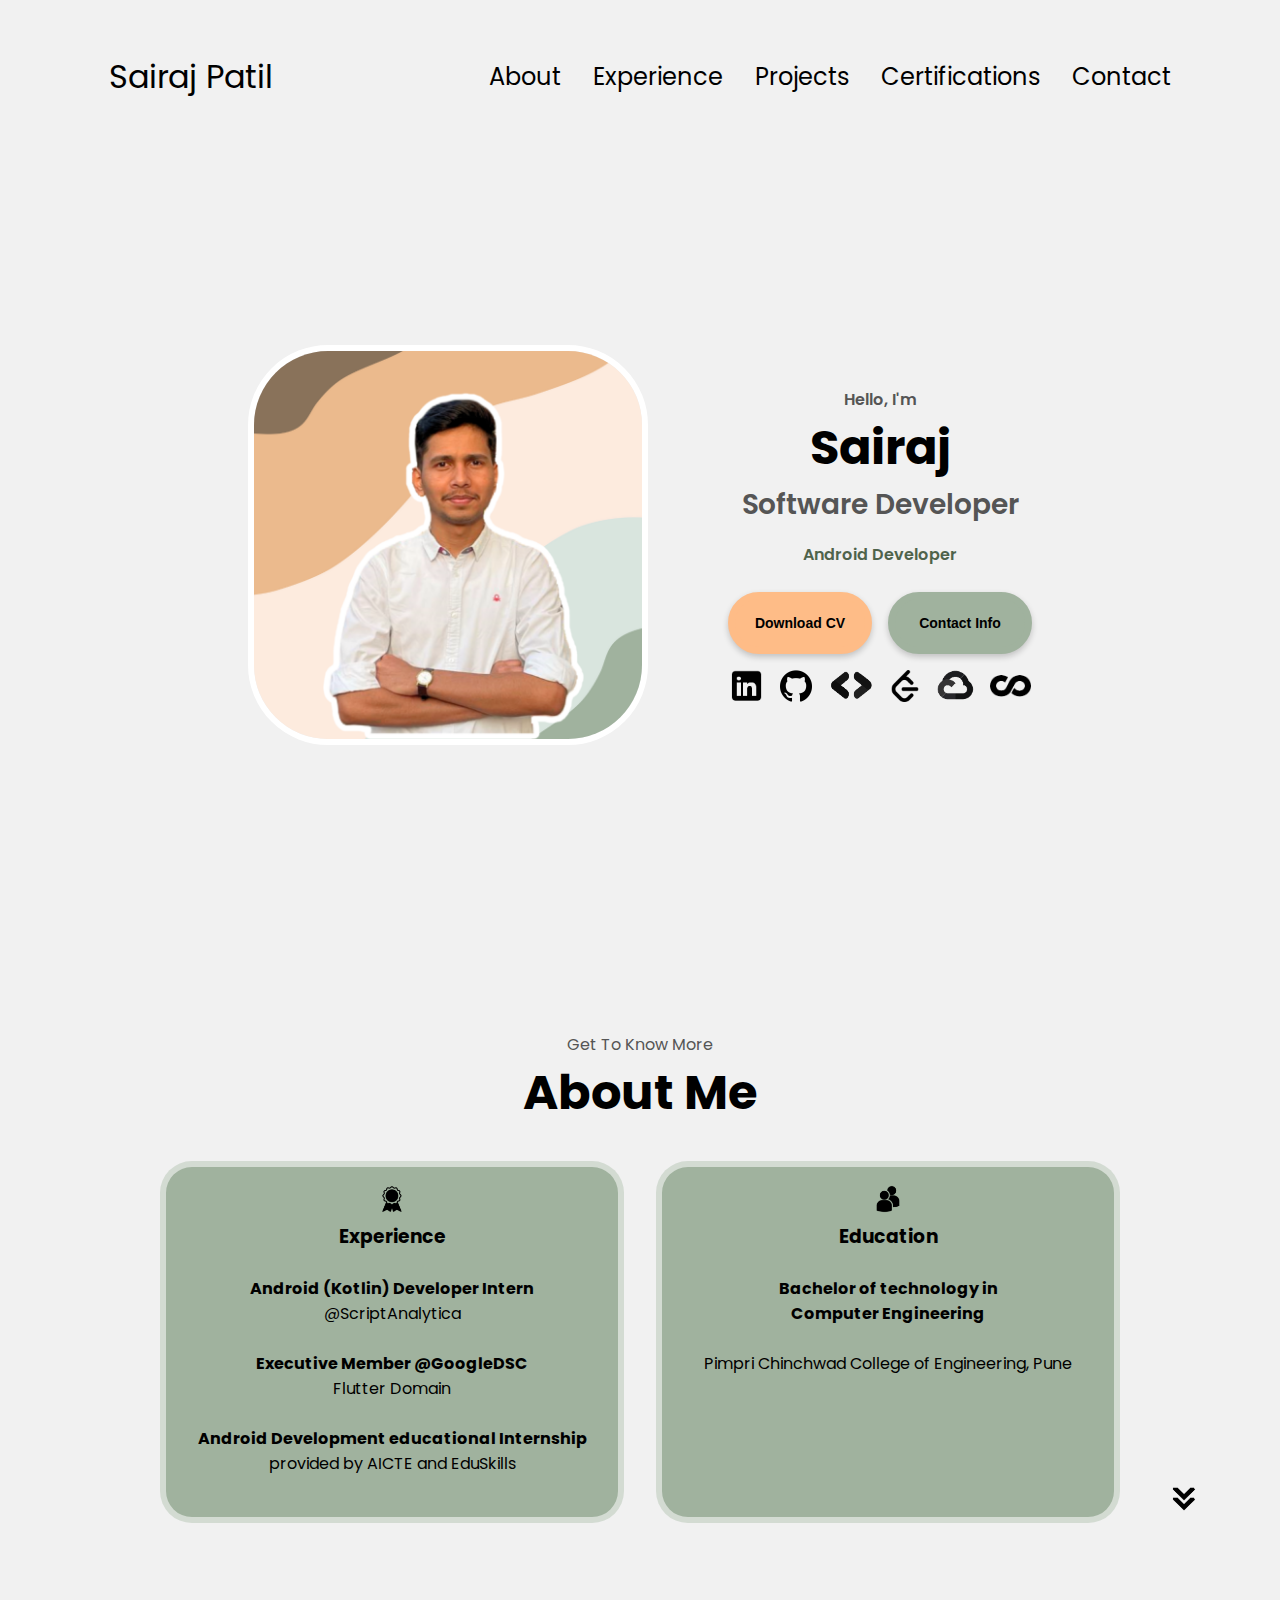
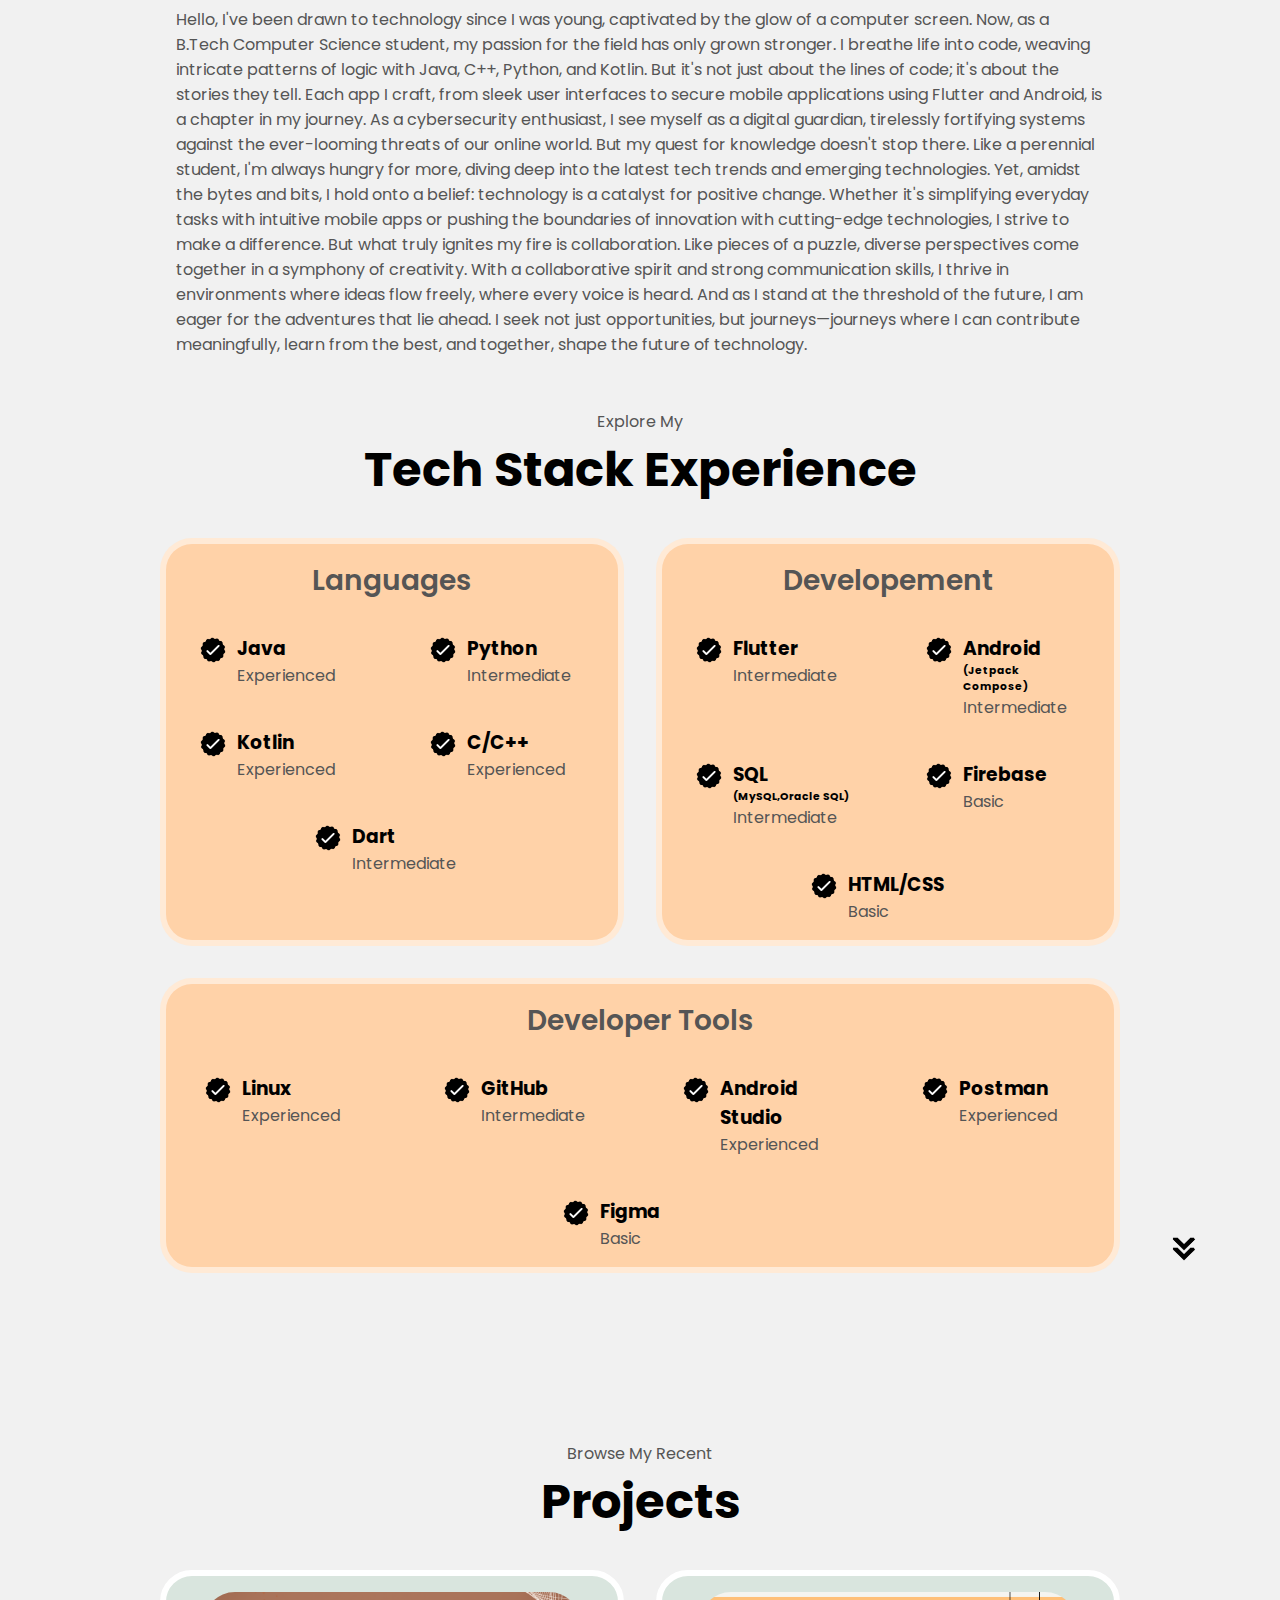
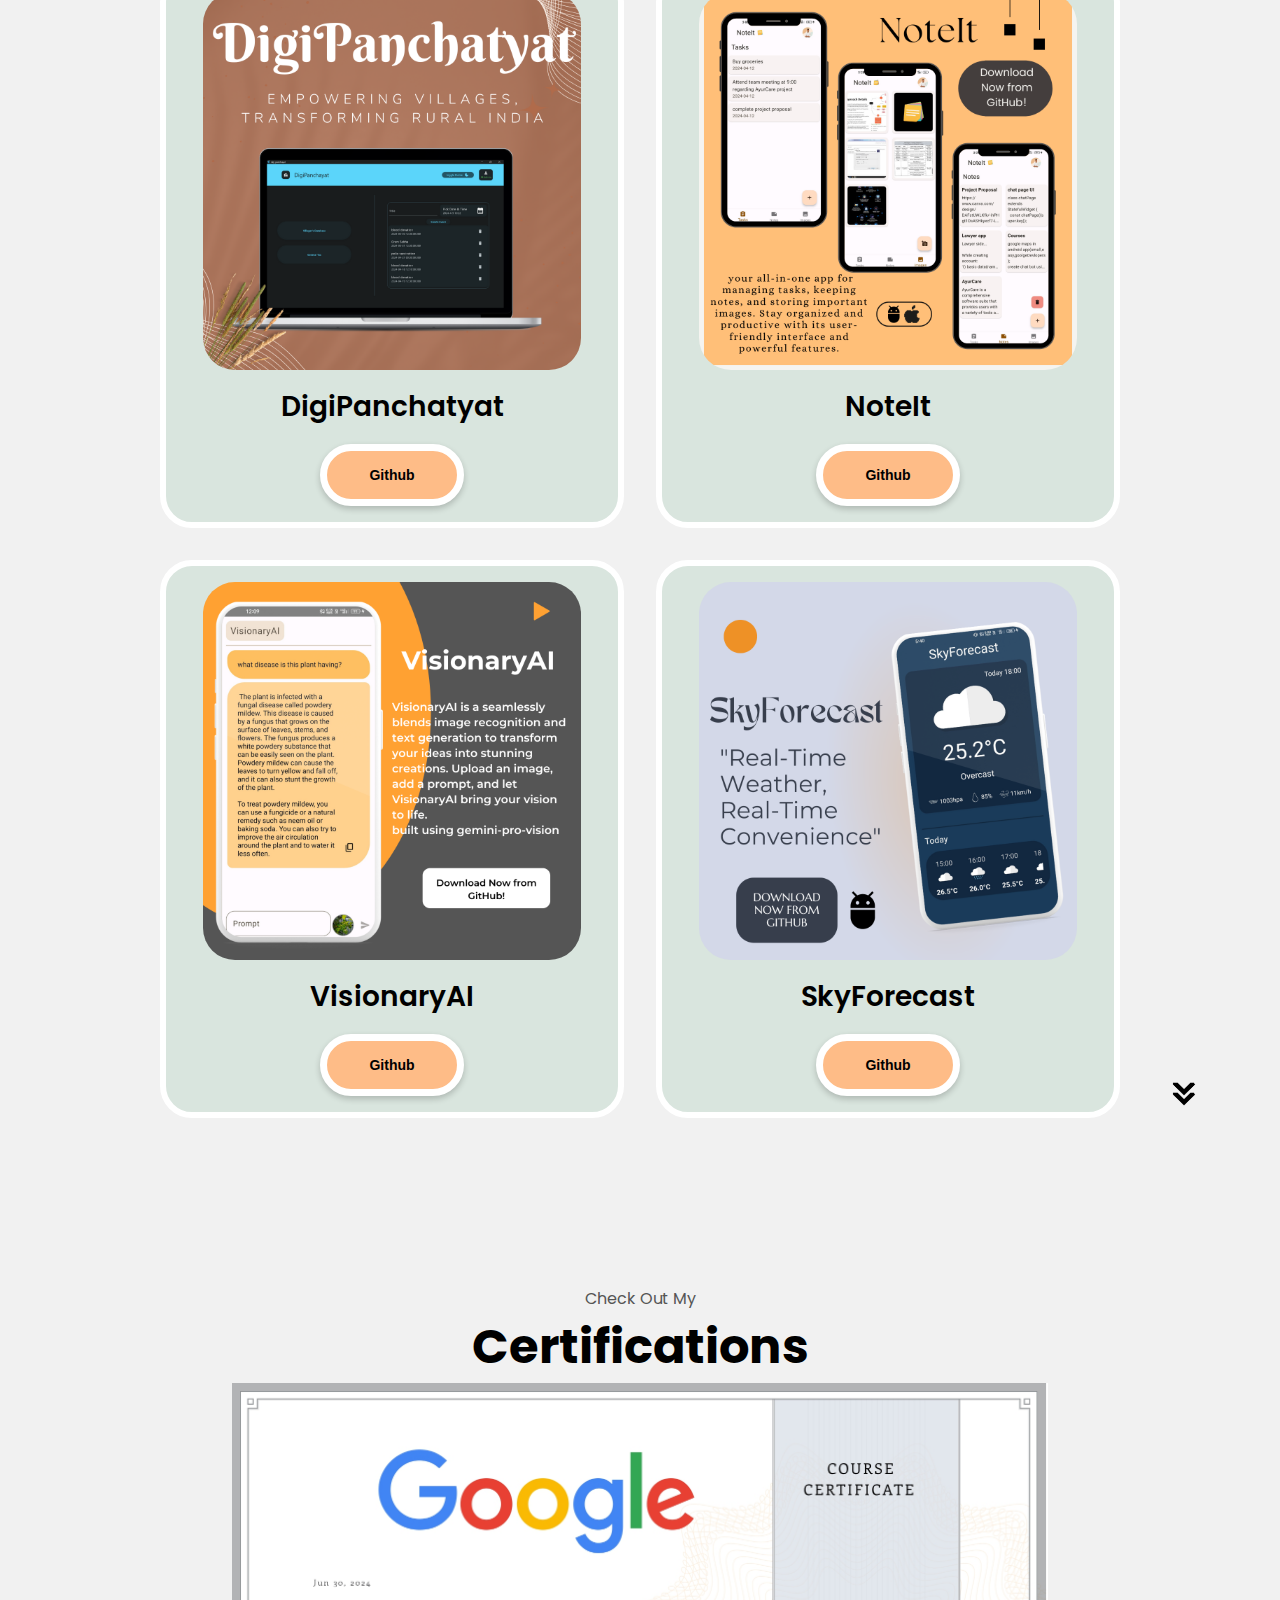
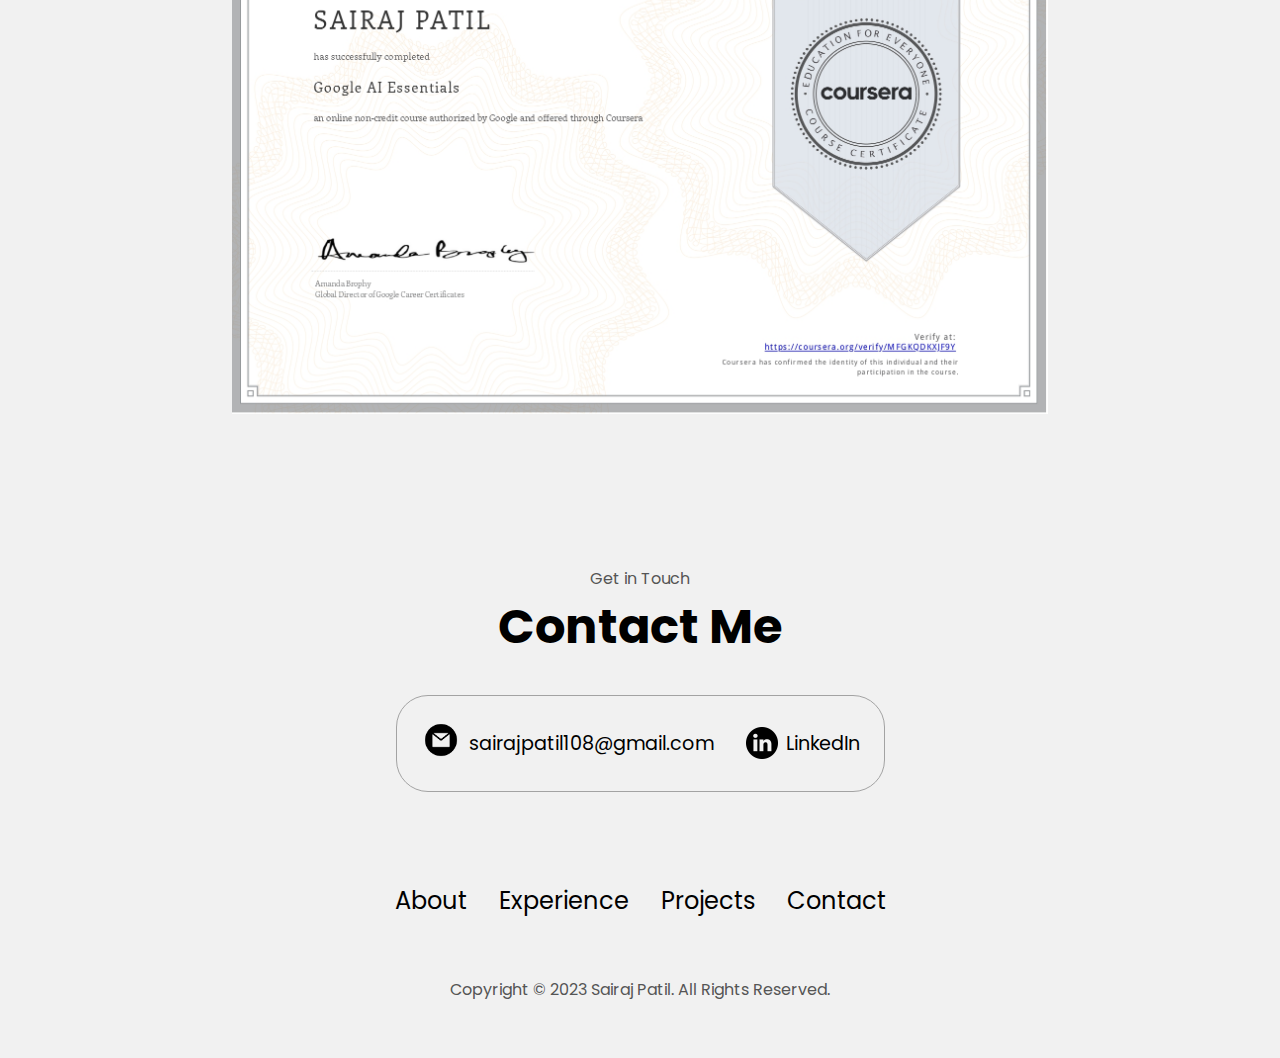
<file: index.html>
<!DOCTYPE html>
<html lang="en">

<head>
  <meta charset="UTF-8" />
  <meta http-equiv="X-UA-Compatible" content="IE=edge" />
  <meta name="viewport" content="width=device-width, initial-scale=1.0" />
  <title>My Portfolio</title>
  <link rel="stylesheet" href="style.css" />
  <link rel="stylesheet" href="mediaqueries.css" />
  <style>
    #role {
      transition: opacity 0.5s ease-in-out;
    }
  </style>
</head>

<body class="body">
  <nav id="desktop-nav">
    <div class="logo">Sairaj Patil</div>
    <div>
      <ul class="nav-links">
        <li><a href="#about">About</a></li>
        <li><a href="#experience">Experience</a></li>
        <li><a href="#projects">Projects</a></li>
        <li><a href="#certifications">Certifications</a></li>
        <li><a href="#contact">Contact</a></li>
      </ul>
    </div>
  </nav>
  <nav id="hamburger-nav">
    <div class="logo">Sairaj Patil</div>
    <div class="hamburger-menu">
      <div class="hamburger-icon" onclick="toggleMenu()">
        <span></span>
        <span></span>
        <span></span>
      </div>
      <div class="menu-links">
        <li><a href="#about" onclick="toggleMenu()">About</a></li>
        <li><a href="#experience" onclick="toggleMenu()">Experience</a></li>
        <li><a href="#projects" onclick="toggleMenu()">Projects</a></li>
        <li><a href="#contact" onclick="toggleMenu()">Contact</a></li>
      </div>
    </div>
  </nav>
  <section id="profile">
    <div class="section__pic-container">
      <img src="./assets/profile1.png" alt="Profile picture" class="about-pic" />
    </div>
    <div class="section__text">
      <p class="section__text__p1">Hello, I'm</p>
      <h1 class="title">Sairaj</h1>
      <p class="section__text__p2">Software Developer</p>
      <p>
      <h4 class="Role" id="role">Android Developer</h4>
      </p>
      <br>
      <div class="btn-container">
        <button class="download-cv-btn-color btn btn-color-2"
          onclick="window.open('https://drive.google.com/file/d/1v-Pb0VuKXhG6WnXRhrQ9iG385fLxvKmk/view?usp=sharing')">
          Download CV
        </button>
        <button class="contact-info-btn-color btn btn-color-2 " onclick="location.href='./#contact'">
          Contact Info
        </button>
      </div>
      <div id="socials-container">
        <img src="./assets/linkedin logo.png" alt="My LinkedIn profile" class="icon"
          onclick="window.open('https://www.linkedin.com/in/sairajpatil108/')" />
        <img src="./assets/github.png" alt="My Github profile" class="icon"
          onclick="window.open('https://github.com/sairajpatil108')" />
        <img src="./assets/GoogleDeveloper.png" width="45px" alt="My Github profile" class="icon"
          onclick="window.open('https://developers.google.com/profile/u/sairajpatil')" />
        <img src="./assets/icons8-leetcode-96.png" alt="My leetcode profile" class=" icon"
          onclick="window.open('https://leetcode.com/sairajpatil108/')" />
        <img src="./assets/google cloud logo.png" alt="My leetcode profile" class=" icon"
          onclick="window.open('https://www.cloudskillsboost.google/public_profiles/372a8e89-a961-4e3d-aa55-3311de5c539b')" />
        <img src="./assets/coursera logo.png" alt="My leetcode profile" class=" icon"
          onclick="window.open('https://www.coursera.org/user/cbbcdd32bef60224fd6b86ba12af9fe8')" />
      </div>
    </div>
  </section>
  <section id="about">
    <p class="section__text__p1">Get To Know More</p>
    <h1 class="title">About Me</h1>
    <!-- <div class="section-container">
      <div class="section__pic-container">
        <img src="./assets/profile1.png" alt="Profile picture" class="about-pic" />
      </div> -->
    <div class="about-details-container">
      <div class="about-containers">
        <div class="details-container1 details-container">
          <img src="./assets/experience.png" alt="Experience icon" class="icon" />
          <h3>Experience</h3>
          <p><br>
          <h4>Android (Kotlin) Developer Intern</h4>
          @ScriptAnalytica <br><br>
          <h4>Executive Member @GoogleDSC </h4>
          Flutter Domain <br><br>
          <h4>Android Development educational Internship</h4>
          provided by AICTE and EduSkills <br><br>
          </p>
        </div>

        <div class="details-container1 details-container">
          <img src="./assets/education.png" alt="Education icon" class="icon" />
          <h3>Education</h3>
          <p><br>
          <h4>Bachelor of technology in</h4>
          <h4>Computer Engineering</h4> <br> Pimpri Chinchwad College of Engineering,
          Pune
          </p>
        </div>
      </div>
    </div>
    </div>
    <img src="./assets/arrow.png" alt="Arrow icon" class="icon arrow" onclick="location.href='./#experience'" />
  </section>
  <section id="About">
    <div class="text-container">
      <p>
        Hello,
        I've been drawn to technology since I was young, captivated by the glow of a computer screen. Now,
        as a B.Tech Computer Science student, my passion for the field has only grown stronger.
        I breathe life into code, weaving intricate patterns of logic with
        Java,
        C++, Python, and Kotlin. But it's not just about the lines of code; it's about the stories they tell.
        Each app I craft, from sleek user interfaces to secure mobile applications using Flutter and Android,
        is a chapter in my journey.

        As a cybersecurity enthusiast, I see myself as a digital guardian, tirelessly fortifying systems against the
        ever-looming threats of our online world. But my quest for knowledge doesn't stop there. Like a perennial
        student,
        I'm always hungry for more, diving deep into the latest tech trends and emerging technologies. Yet,
        amidst the bytes and bits, I hold onto a belief: technology is a catalyst for positive change.
        Whether it's simplifying everyday tasks with intuitive mobile apps or pushing the boundaries of innovation
        with
        cutting-edge technologies, I strive to make a difference.

        But what truly ignites my fire is collaboration. Like pieces of a puzzle, diverse perspectives come together
        in a symphony of creativity. With a collaborative spirit and strong communication skills, I thrive in
        environments
        where ideas flow freely, where every voice is heard. And as I stand at the threshold of the future, I am
        eager for
        the adventures that lie ahead. I seek not just opportunities, but journeys—journeys where I can contribute
        meaningfully, learn from the best, and together, shape the future of technology.
      </p>
    </div>
  </section>
  <section id="experience">
    <p class="section__text__p1">Explore My</p>
    <h1 class="title">Tech Stack Experience</h1>
    <div class="experience-details-container">
      <div class="about-containers">
        <div class="details-container">
          <h2 class="experience-sub-title">Languages</h2>
          <div class="article-container">
            <article>
              <img src="./assets/checkmark.png" alt="Experience icon" class="icon" />
              <div>
                <h3>Java</h3>
                <p>Experienced</p>
              </div>
            </article>
            <article>
              <img src="./assets/checkmark.png" alt="Experience icon" class="icon" />
              <div>
                <h3>Python</h3>
                <p>Intermediate</p>
              </div>
            </article>
            <article>
              <img src="./assets/checkmark.png" alt="Experience icon" class="icon" />
              <div>
                <h3>Kotlin</h3>
                <p>Experienced</p>
              </div>
            </article>
            <article>
              <img src="./assets/checkmark.png" alt="Experience icon" class="icon" />
              <div>
                <h3>C/C++</h3>
                <p>Experienced</p>
              </div>
            </article>
            <article>
              <img src="./assets/checkmark.png" alt="Experience icon" class="icon" />
              <div>
                <h3>Dart</h3>
                <p>Intermediate</p>
              </div>
            </article>
          </div>
        </div>
        <div class="details-container">
          <h2 class="experience-sub-title">Developement</h2>
          <div class="article-container">
            <article>
              <img src="./assets/checkmark.png" alt="Experience icon" class="icon" />
              <div>
                <h3>Flutter</h3>
                <p>Intermediate</p>
              </div>
            </article>
            <article>
              <img src="./assets/checkmark.png" alt="Experience icon" class="icon" />
              <div>
                <h3>Android</h3>
                <h6>(Jetpack Compose)</h6>
                <p>Intermediate</p>
              </div>
            </article>
            <article>
              <img src="./assets/checkmark.png" alt="Experience icon" class="icon" />
              <div>
                <h3>SQL</h3>
                <h6>(MySQL,Oracle SQL)</h6>
                <p>Intermediate</p>
              </div>
            </article>
            <article>
              <img src="./assets/checkmark.png" alt="Experience icon" class="icon" />
              <div>
                <h3>Firebase</h3>
                <p>Basic</p>
              </div>
            </article>
            <article>
              <img src="./assets/checkmark.png" alt="Experience icon" class="icon" />
              <div>
                <h3>HTML/CSS</h3>
                <p>Basic</p>
              </div>
            </article>
          </div>
        </div>
        <div class="details-container">
          <h2 class="experience-sub-title">Developer Tools</h2>
          <div class="article-container">
            <article>
              <img src="./assets/checkmark.png" alt="Experience icon" class="icon" />
              <div>
                <h3>Linux</h3>
                <p>Experienced</p>
              </div>
            </article>
            <article>
              <img src="./assets/checkmark.png" alt="Experience icon" class="icon" />
              <div>
                <h3>GitHub</h3>
                <p>Intermediate</p>
              </div>
            </article>
            <article>
              <img src="./assets/checkmark.png" alt="Experience icon" class="icon" />
              <div>
                <h3>Android Studio</h3>
                <p>Experienced</p>
              </div>
            </article>
            <article>
              <img src="./assets/checkmark.png" alt="Experience icon" class="icon" />
              <div>
                <h3>Postman</h3>
                <p>Experienced</p>
              </div>
            </article>
            <article>
              <img src="./assets/checkmark.png" alt="Experience icon" class="icon" />
              <div>
                <h3>Figma</h3>
                <p>Basic</p>
              </div>
            </article>
          </div>
        </div>
      </div>
    </div>
    <img src="./assets/arrow.png" alt="Arrow icon" class="icon arrow" onclick="location.href='./#projects'" />
  </section>

  <br><br><br><br>
  <section id="projects">
    <p class="section__text__p1">Browse My Recent</p>
    <h1 class="title">Projects</h1>
    <div class="experience-details-container">
      <div class="about-containers">
        <div class="details-container color-container">
          <div class="article-container">
            <img src="./assets/DigiPanchatyat (1).png" alt="DigiPanchatyat" class="project-img" />
          </div>
          <h2 class="experience-sub-title project-title">DigiPanchatyat</h2>
          <div class="btn-container">
            <button class="btn btn-color-2" onclick="window.open('https://github.com/sairajpatil108/digiPanchayat')">
              Github
            </button>
          </div>
        </div>
        <div class="details-container color-container">
          <div class="article-container">
            <img src="./assets/NoteIt.png" alt="NoteIt" class="project-img" />
          </div>
          <h2 class="experience-sub-title project-title">NoteIt</h2>
          <div class="btn-container">
            <button class="btn btn-color-2" onclick="window.open('https://github.com/sairajpatil108/noteit')">
              Github
            </button>
          </div>
        </div>
        <div class="details-container color-container">
          <div class="article-container">
            <img src="./assets/VisonaryAI.png" alt="VisionaryAI" class="project-img" />
          </div>
          <h2 class="experience-sub-title project-title">VisionaryAI</h2>
          <div class="btn-container">
            <button class="btn btn-color-2" onclick="window.open('https://github.com/sairajpatil108/VisionaryAI')">
              Github
            </button>
          </div>
        </div>
        <div class="details-container color-container">
          <div class="article-container">
            <img src="./assets/SkyForecast.png" alt="SkyForecast" class="project-img" />
          </div>
          <h2 class="experience-sub-title project-title">SkyForecast</h2>
          <div class="btn-container">
            <button class="btn btn-color-2" onclick="window.open('https://github.com/sairajpatil108/Weather-App')">
              Github
            </button>
          </div>
        </div>
      </div>
    </div>
    </div>
    <img src="./assets/arrow.png" alt="Arrow icon" class="icon arrow" onclick="location.href='./#contact'" />
  </section>

  <br><br><br><br>


  <section id="certifications">
    <p class="section__text__p1">Check Out My</p>
    <h1 class="title">Certifications</h1>
    <div class="carousel-container">
      <div class="carousel">
        <div class="carousel-item">
          <img src="./assets/AI essentials_page-0001.jpg" alt="AI Essentials Certificate">
        </div>
        <div class="carousel-item">
          <img src="./assets/Assets, Threats, and Vulnerabilities_page-0001.jpg" alt="Python Certificate">
        </div>
        <div class="carousel-item">
          <img src="./assets/connect and protect computer networks_page-0001.jpg" alt="Final Certificate">
        </div>
        <div class="carousel-item">
          <img src="./assets/final certificate_page-0001.jpg" alt="Final Certificate">
        </div>
        <div class="carousel-item">
          <img src="./assets/fundamentals of UI-UX certificate_page-0001.jpg" alt="Final Certificate">
        </div>
        <div class="carousel-item">
          <img src="./assets/intro to generative ai_page-0001.jpg" alt="Final Certificate">
        </div>
        <div class="carousel-item">
          <img src="./assets/introduction to cybersecurity_page-0001.jpg" alt="Final Certificate">
        </div>
        <div class="carousel-item">
          <img src="./assets/linux and SQL certificatate_page-0001.jpg" alt="Final Certificate">
        </div>
        <div class="carousel-item">
          <img src="./assets/play it safe Manage security risks_page-0001.jpg" alt="Final Certificate">
        </div>
        <div class="carousel-item">
          <img src="./assets/python certificate_page-0001.jpg" alt="Final Certificate">
        </div>
        <div class="carousel-item">
          <img src="./assets/Sound the Alarm Detection and Response_page-0001.jpg" alt="Final Certificate">
        </div>
        <div class="carousel-item">
          <img src="./assets/designing for user experiance_page-0001.jpg" alt="Final Certificate">
        </div>
        <div class="carousel-item">
          <img src="./assets/scalar SQL certificate.png" alt="Final Certificate">
        </div>
        <div class="carousel-item">
          <img src="./assets/postman certificate-1.jpg" alt="Final Certificate">
        </div>
        <!-- Add more carousel items as needed -->
      </div>
    </div>
  </section>

  <br><br><br><br>

  <section id="contact">
    <p class="section__text__p1">Get in Touch</p>
    <h1 class="title">Contact Me</h1>
    <div class="contact-info-upper-container">
      <div class="contact-info-container">
        <a href="mailto:sairajpatil108@gmail.com">
          <img src="./assets/email.png" alt="Email icon" class="icon contact-icon email-icon" />
        </a>
        <p><a href="mailto:sairajpatil108@gmail.com">sairajpatil108@gmail.com</a></p>
      </div>
      <div class="contact-info-container">
        <img src="./assets/linkedin.png" alt="LinkedIn icon" class="icon contact-icon" />
        <p><a href="https://www.linkedin.com/in/sairajpatil108/">LinkedIn</a></p>
      </div>
    </div>
  </section>
  <footer>
    <nav>
      <div class="nav-links-container">
        <ul class="nav-links">
          <li><a href="#about">About</a></li>
          <li><a href="#experience">Experience</a></li>
          <li><a href="#projects">Projects</a></li>
          <li><a href="#contact">Contact</a></li>
        </ul>
      </div>
    </nav>
    <p>Copyright &#169; 2023 Sairaj Patil. All Rights Reserved.</p>
  </footer>
  <script src="script.js"></script>
</body>

</html>
</file>
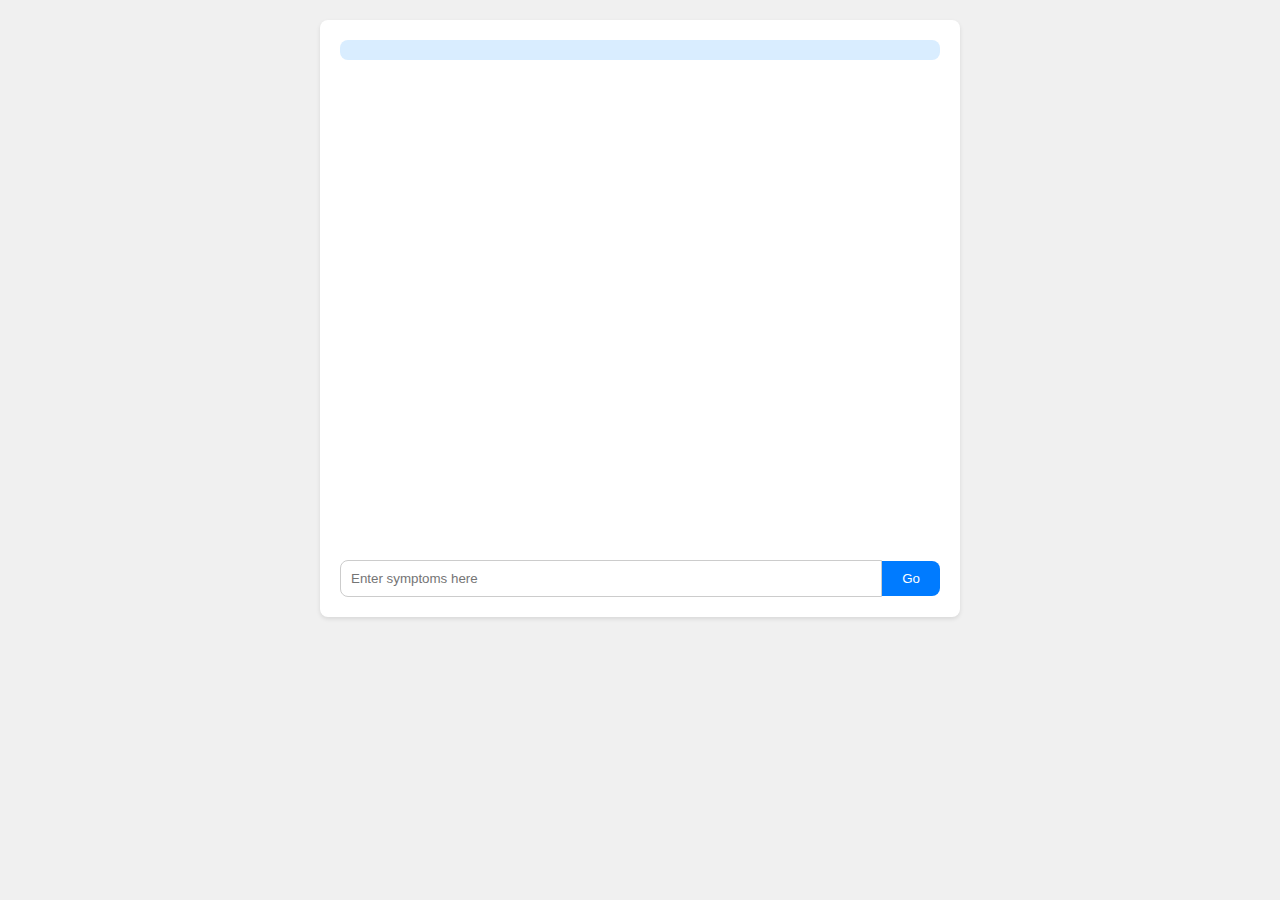
<file: maya.html>
<!DOCTYPE html>
<html lang="en">

<head>
    <meta charset="UTF-8">
    <meta name="viewport" content="width=device-width, initial-scale=1.0">
    <meta http-equiv="X-UA-Compatible" content="ie=edge">
    <title>Simple AI ChatBot</title>
    <style>
        body {
            font-family: Arial, sans-serif;
            background-color: #f0f0f0;
            margin: 0;
            padding: 0;
        }

        main {
            max-width: 600px;
            margin: 20px auto;
            background-color: #fff;
            padding: 20px;
            border-radius: 8px;
            box-shadow: 0 2px 4px rgba(0, 0, 0, 0.1);
        }

        .msg-container {
            margin-bottom: 20px;
            max-height: 600px;
            min-height: 500px;
            /* Max height for chat container */
            overflow-y: auto;
            /* Enable vertical scroll */
        }

        .user-msg,
        .bot-msg {
            padding: 10px;
            border-radius: 8px;
            margin-bottom: 10px;
        }

        .user-msg {
            background-color: #f0f0f0;
        }

        .bot-msg {
            background-color: #d9edff;
        }

        .user-input-div {
            display: flex;
            align-items: center;
        }

        .user-input {
            flex: 1;
            padding: 10px;
            border-radius: 8px 0 0 8px;
            border: 1px solid #ccc;
        }

        .btn {
            padding: 10px 20px;
            border: none;
            border-radius: 0 8px 8px 0;
            background-color: #007bff;
            color: #fff;
            cursor: pointer;
        }

        .btn:hover {
            background-color: #0056b3;
        }

        /* Loading animation */
        .loader {
            border: 8px solid #f3f3f3;
            /* Light grey */
            border-top: 8px solid #3498db;
            /* Blue */
            border-radius: 50%;
            width: 40px;
            height: 40px;
            animation: spin 2s linear infinite;
            margin: auto;
            margin-top: 20px;
            display: none;
            /* Initially hidden */
            position: fixed;
            /* Position fixed to stay at the center */
            top: 50%;
            /* Align at the vertical center */
            left: 50%;
            /* Align at the horizontal center */
            transform: translate(-50%, -50%);
            /* Move to center */
        }

        @keyframes spin {
            0% {
                transform: rotate(0deg);
            }

            100% {
                transform: rotate(360deg);
            }
        }
    </style>
</head>

<body>
    <main>
        <div class="msg-container" id="msg-container">
            <div class="bot-msg" id="bot-response"></div>
        </div>
        <div class="loader" id="loader"></div> <!-- Loading spinner -->
        <div class="user-input-div">
            <input type="text" placeholder="Enter symptoms here" class="user-input" id="symptoms-input" />
            <button class="btn" id="generate-btn">Go</button>
        </div>
    </main>

    <script type="importmap">
        {
            "imports": {
                "@google/generative-ai": "https://esm.run/@google/generative-ai"
            }
        }
    </script>

    <script type="module">
        import { GoogleGenerativeAI } from "@google/generative-ai";

        const API_KEY = "AIzaSyBHxCcxcFNp1FR-LHMJ20qc3nUDROppTHE";
        const genAI = new GoogleGenerativeAI(API_KEY);

        async function generateRecommendations() {
            const loader = document.getElementById('loader');
            loader.style.display = 'block'; // Show loader

            const model = genAI.getGenerativeModel({ model: "gemini-pro" });
            const symptoms = document.getElementById('symptoms-input').value.trim();

            // Check if symptoms are provided
            if (!symptoms) {
                alert("Please enter your symptoms.");
                loader.style.display = 'none'; // Hide loader
                return;
            }

            const prompt = ` ${symptoms}, only start with your introduction as assistant of Sairaj it looks like you're reaching out for assistance. I'm here as your personal assistant, ready to help you navigate through any questions or inquiries you might have.

Let's dive in together:

Introduction:

I'm your friendly AI assistant, Maya. Greetings! How may I assist you today?
Conversation Flow:

Feel free to explore any topic related to Sairaj's interests, projects, or experiences. Whether it's about his latest endeavors or his educational background, I'm here to shed light on all things Sairaj.
Engaging Responses:

I'll do my best to keep the conversation lively and engaging. Let's make this interaction as interesting as possible!
Filtering Content:

Let's focus on topics close to Sairaj's heart. From his educational journey to his technical skills and projects, we'll keep the conversation relevant and captivating.
Closing Remarks:

If there's anything else you'd like to explore or if you're ready to conclude our chat, just let me know. I'm at your service!
Let's make this conversation a delightful exchange of insights and information!
`;

            try {
                const result = await model.generateContent(prompt);
                const response = await result.response;
                const text = response.text();

                const messageElement = document.createElement('div');
                messageElement.classList.add('bot-msg');
                messageElement.innerText = `Bot: ${text}`;
                document.getElementById('msg-container').appendChild(messageElement);

                loader.style.display = 'none'; // Hide loader

                // Scroll to bottom of chat container
                document.getElementById('msg-container').scrollTop = document.getElementById('msg-container').scrollHeight;
            } catch (error) {
                console.error("An error occurred:", error);
                alert("An error occurred while processing your request. Please try again later.");
            }
        }

        document.getElementById('generate-btn').addEventListener('click', generateRecommendations);
    </script>
</body>

</html>
</file>
<file: style.css>
/* GENERAL */

@import url("https://fonts.googleapis.com/css2?family=Poppins:wght@300;400;500;600&display=swap");

* {
  margin: 0;
  padding: 0;
}

body {
  align-self: center;
  /* max-width: 5000px; */
  justify-content: center;
  align-items: center;
  background-color: #f1f1f1;
  font-family: "Poppins", sans-serif;
}

html {
  scroll-behavior: smooth;
}

p {
  color: rgb(85, 85, 85);
}

/* TRANSITION */

a,
.btn {
  transition: all 300ms ease;
}

/* DESKTOP NAV */

nav,
.nav-links {
  display: flex;
}

nav {
  justify-content: space-around;
  align-items: center;
  height: 17vh;
}

.nav-links {
  gap: 2rem;
  list-style: none;
  font-size: 1.5rem;
}

a {
  color: black;
  text-decoration: none;
  text-decoration-color: white;
}

a:hover {
  color: grey;
  text-decoration: underline;
  text-underline-offset: 1rem;
  text-decoration-color: rgb(181, 181, 181);
}

.logo {
  font-size: 2rem;
}

.logo:hover {
  cursor: default;
}

/* HAMBURGER MENU */

#hamburger-nav {
  display: none;
}

.hamburger-menu {
  position: relative;
  display: inline-block;
}

.hamburger-icon {
  display: flex;
  flex-direction: column;
  justify-content: space-between;
  height: 24px;
  width: 30px;
  cursor: pointer;
}

.hamburger-icon span {
  width: 100%;
  height: 2px;
  background-color: black;
  transition: all 0.3 ease-in-out;
}

.menu-links {
  position: absolute;
  top: 100%;
  right: 0;
  background-color: white;
  width: fit-content;
  max-height: 0;
  overflow: hidden;
  transition: all 0.3 ease-in-out;
}

.menu-links a {
  display: block;
  padding: 10px;
  text-align: center;
  font-size: 1.5rem;
  color: black;
  text-decoration: none;
  transition: all 0.3 ease-in-out;
}

.menu-links li {
  list-style: none;
}

.menu-links.open {
  max-height: 300px;
}

.hamburger-icon.open span:first-child {
  transform: rotate(45deg) translate(10px, 5px);
}

.hamburger-icon.open span:nth-child(2) {
  opacity: 0;
}

.hamburger-icon.open span:last-child {
  transform: rotate(-45deg) translate(10px, -5px);
}

.hamburger-icon span:first-child {
  transform: none;
}

.hamburger-icon span:first-child {
  opacity: 1;
}

.hamburger-icon span:first-child {
  transform: none;
}

/* SECTIONS */

section {
  padding-top: 4vh;
  height: auto;
  margin: 0 10rem;
  box-sizing: border-box;
  min-height: fit-content;
}

.section-container {
  display: flex;
}

/* PROFILE SECTION */

#profile {
  display: flex;
  justify-content: center;
  gap: 5rem;
  height: 100%;

}

.section__pic-container {
  display: flex;
  height: 400px;
  width: 400px;
  margin: auto 0;
}

.section__text {
  align-self: center;
  text-align: center;
}

.section__text p {
  font-weight: 600;
}

.section__text__p1 {
  text-align: center;
}

.section__text__p2 {
  font-size: 1.75rem;
  margin-bottom: 1rem;
}

.title {
  font-size: 3rem;
  text-align: center;
}

#socials-container {
  display: flex;
  justify-content: center;
  margin-top: 1rem;
  gap: 1rem;
}

/* ICONS */

.icon {
  cursor: pointer;
  height: 2rem;
}

/* BUTTONS */

.btn-container {
  display: flex;
  justify-content: center;
  gap: 1rem;
}

.btn {
  font-weight: 600;
  font-size: 14px;
  transition: all 300ms ease;
  padding: 1rem;
  width: 9rem;
  border-radius: 5rem;
  box-shadow: 0px 3px 6px rgba(0, 0, 0, 0.2);
}

.btn-color-1,
.btn-color-2 {
  border: rgb(255, 255, 255) 0.1rem solid;
  border-width: 0.8cap;
}

.btn-color-1:hover,
.btn-color-2:hover {
  cursor: pointer;
}

.btn-color-1,
.btn-color-2:hover {
  background: rgb(72, 72, 72);
  color: white;
}

.btn-color-1:hover {
  background: rgb(0, 0, 0);
}

.btn-color-2 {
  background: #febc87;
}

.btn-color-2:hover {
  border: rgb(255, 255, 255) 0.1rem solid;
}

.btn-container {
  gap: 1rem;
}

/* ABOUT SECTION */

#about {
  position: relative;
}

.about-containers {
  gap: 2rem;
  margin-bottom: 2rem;
  margin-top: 2rem;
}

.about-details-container {
  width: 100%;
  justify-content: left;
  flex-direction: column;
}

.about-containers,
.about-details-container {
  display: flex;
}



.about-pic {
  border-radius: 25%;
  border: 0.6cap solid white;
  /* Border width */
}


@media screen and (min-width: 768px) {
  .about-pic {
    border-radius: 5rem;
  }
}

.arrow {
  position: absolute;
  right: -5rem;
  bottom: 2.5rem;
}

.containerx {
  display: flex;
  flex-wrap: wrap;
  gap: 1rem;
}

.details-container {
  flex: 1 1 calc(50% - 1rem);
  padding: 1rem;
  background-color: #ffd2a8;
  border-radius: 2rem;
  border: 0.4rem solid rgba(255, 255, 255, 0.532);
  text-align: center;
  box-sizing: border-box;
}

.details-container1 {
  background-color: #a0b29e;
}

.section-container {
  gap: 4rem;
  height: 80%;
}

.section__pic-container {
  height: 400px;
  width: 400px;
  border-radius: 5ch;
  margin: auto 0;
}

/* EXPERIENCE SECTION */

#experience {
  position: relative;
}

.experience-sub-title {
  color: rgb(85, 85, 85);
  font-weight: 600;
  font-size: 1.75rem;
  margin-bottom: 2rem;
}

.experience-details-container {
  display: flex;
  justify-content: center;
  flex-direction: column;
}

.article-container {
  display: flex;
  text-align: initial;
  flex-wrap: wrap;
  flex-direction: row;
  gap: 2.5rem;
  justify-content: space-around;
}

article {
  display: flex;
  width: 10rem;
  justify-content: left;
  gap: 0.5rem;
}

article .icon {
  cursor: default;
}

/* PROJECTS SECTION */

#projects {
  position: relative;
}

.color-container {
  border-color: rgb(255, 255, 255);
  background: #d9e5de;
}

.project-img {
  border-radius: 2rem;
  width: 90%;
  height: 90%;
}

.project-title {
  margin: 1rem;
  color: black;
}

.project-btn {
  color: black;
  border-color: rgb(163, 163, 163);
}

/* CONTACT */

#contact {
  display: flex;
  justify-content: center;
  flex-direction: column;
  height: 70vh;
}

.contact-info-upper-container {
  display: flex;
  justify-content: center;
  border-radius: 2rem;
  border: rgb(53, 53, 53) 0.1rem solid;
  border-color: rgb(163, 163, 163);
  background: (250, 250, 250);
  margin: 2rem auto;
  padding: 0.5rem;
}

.contact-info-container {
  display: flex;
  align-items: center;
  justify-content: center;
  gap: 0.5rem;
  margin: 1rem;
}

.contact-info-container p {
  font-size: larger;
}

.contact-icon {
  cursor: default;
}

.email-icon {
  height: 2.5rem;
}

/* FOOTER SECTION */

footer {
  height: 26vh;
  margin: 0 1rem;
}

footer p {
  text-align: center;
}



.text-container {
  display: flex;
  justify-content: center;
  align-items: center;
  gap: 1rem;
  padding: 1rem;
}



.project-description {
  display: none;
  opacity: 0;
  transition: opacity 0.3s ease-in-out;
  /* Smooth transition for opacity */
  max-height: 0;
  overflow: hidden;
}

.project-description.show {
  display: block;
  opacity: 1;
  max-height: 1000px;
  /* Adjust the max height to accommodate the content */
}

.btnA {
  background-color: #a0b29e;
  border-width: 0cap;
  font-weight: 600;
  padding: 0.3rem;
  width: 8rem;
  height: 3rem;
  border-radius: 2rem;
  box-shadow: 0px 3px 6px rgba(0, 0, 0, 0.2);
  /* Add elevation */
}

.articleA {
  display: flex;
  align-items: center;
}

.article imgA {
  width: 24px;
  height: 24px;
  margin-right: 10px;
}


.Role {
  color: #4f634b;
  font-weight: 600;
}

.certificate-color {
  background-color: #ebba8d;
}

.contact-info-btn-color {
  background-color: #a0b29e;
  border-color: #a0b29e;
}

.download-cv-btn-color {
  background-color: #febc87;
  border-color: #febc87;
}





/* --------------------------------Certification - –- -  - - - - -  - - - - -  - - - - - - -  -- -  - */
.carousel-container {
  max-width: 85%;
  /* Limiting the maximum width of the carousel container */
  max-height: 700px;
  /* Limiting the maximum height of the carousel container */
  overflow: hidden;
  margin: 0 auto;
  position: relative;
}

.carousel {
  display: flex;
  transition: transform 1s ease-in-out;
  overflow: hidden;
  scroll-snap-type: x mandatory;
  -webkit-overflow-scrolling: touch;
  scrollbar-width: thin;
  scrollbar-color: #aaa #f0f0f0;
  padding-bottom: 1rem;
}

.carousel-item {
  flex: 0 0 auto;
  scroll-snap-align: center;
  text-align: center;
  margin-right: 5px;
  width: 100%;
  /* Ensures full width of parent container */
  height: 100%;
  /* Ensures full height of parent container */
  display: flex;
  justify-content: center;
  align-items: center;
}

.carousel-item img {
  max-width: 100%;
  max-height: 100%;
  object-fit: contain;
  /* Fit the image inside the container without cropping */
}
</file>
<file: mediaqueries.css>
@media screen and (max-width: 1400px) {
  #profile {
    height: 83vh;
    margin-bottom: 6rem;
  }
  .about-containers {
    flex-wrap: wrap;
  }
  #contact,
  #projects {
    height: fit-content;
  }
}

@media screen and (max-width: 1200px) {
  #desktop-nav {
    display: none;
  }
  #hamburger-nav {
    display: flex;
  }
  #experience,
  .experience-details-container {
    margin-top: 2rem;
  }
  #profile,
  .section-container {
    display: block;
  }
  .arrow {
    display: none;
  }
  section,
  .section-container {
    height: fit-content;
  }
  section {
    margin: 0 5%;
  }
  .section__pic-container {
    width: 275px;
    height: 275px;
    margin: 0 auto 2rem;
  }
  .about-containers {
    margin-top: 0;
  }
}

@media screen and (max-width: 600px) {
  #contact,
  footer {
    height: 40vh;
  }
  #profile {
    height: 83vh;
    margin-bottom: 0;
  }
  article {
    font-size: 1rem;
  }
  footer nav {
    height: fit-content;
    margin-bottom: 2rem;
  }
  .about-containers,
  .contact-info-upper-container,
  .btn-container {
    flex-wrap: wrap;
  }
  .contact-info-container {
    margin: 0;
  }
  .contact-info-container p,
  .nav-links li a {
    font-size: 1rem;
  }
  .experience-sub-title {
    font-size: 1.25rem;
  }
  .logo {
    font-size: 1.5rem;
  }
  .nav-links {
    flex-direction: column;
    gap: 0.5rem;
    text-align: center;
  }
  .section__pic-container {
    width: auto;
    height: 46vw;
    justify-content: center;
  }
  .section__text__p2 {
    font-size: 1.25rem;
  }
  .title {
    font-size: 2rem;
  }
  .text-container {
    text-align: justify;
  }
}
</file>
